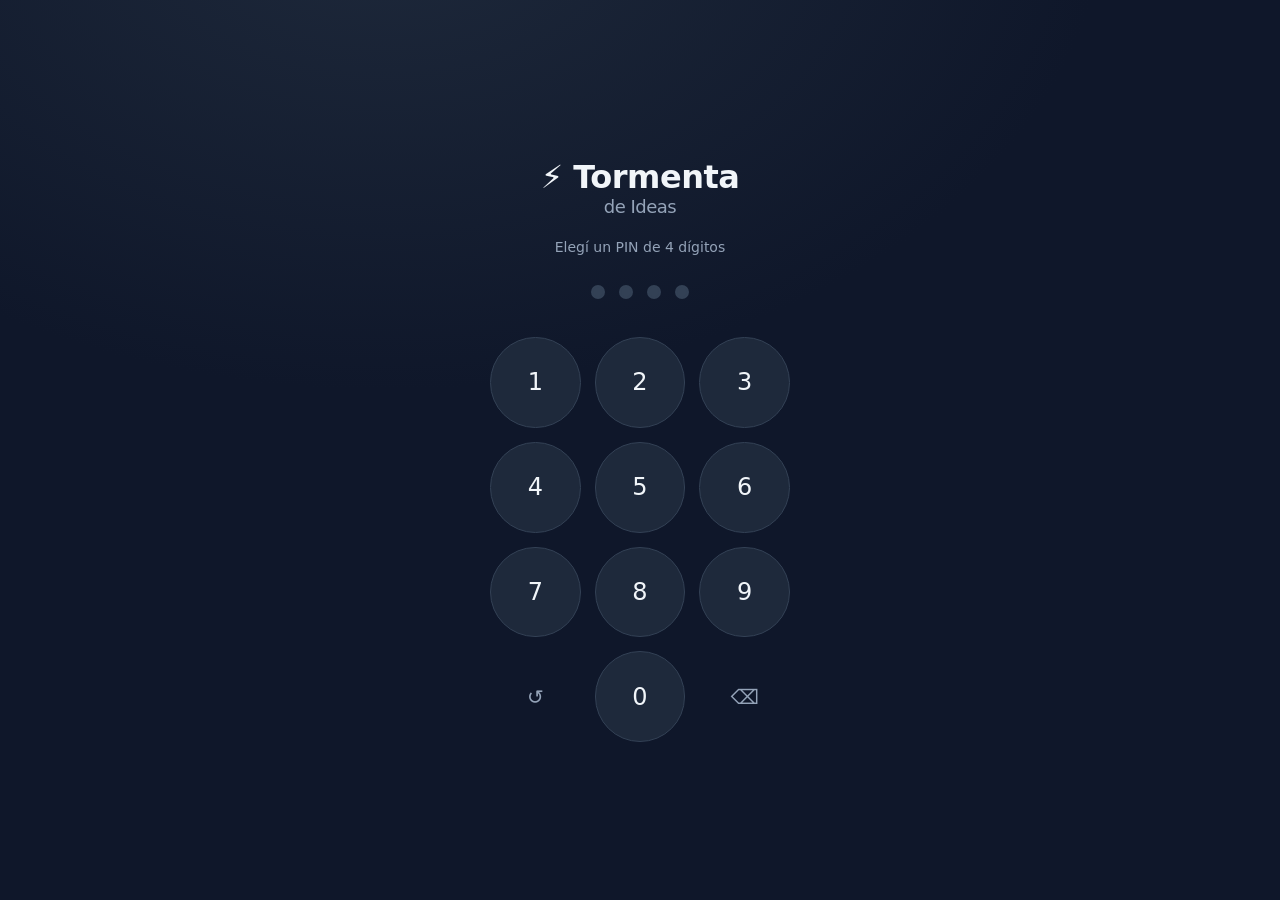
<file: pwa/index.html>
<!DOCTYPE html>
<html lang="es-CL">
<head>
  <meta charset="UTF-8" />
  <meta name="viewport" content="width=device-width, initial-scale=1.0, viewport-fit=cover, user-scalable=no" />
  <title>Tormenta de Ideas</title>

  <!-- PWA -->
  <link rel="manifest" href="./manifest.webmanifest" />
  <meta name="theme-color" content="#0f172a" />
  <meta name="mobile-web-app-capable" content="yes" />
  <meta name="apple-mobile-web-app-capable" content="yes" />
  <meta name="apple-mobile-web-app-status-bar-style" content="black-translucent" />
  <meta name="apple-mobile-web-app-title" content="Tormenta" />
  <link rel="apple-touch-icon" href="./icons/icon-180.png" />

  <link rel="stylesheet" href="./css/app.css" />
</head>
<body>
  <div id="app">

    <!-- Vista PIN -->
    <section id="view-pin" class="view active">
      <div class="pin-wrap">
        <h1 class="brand">⚡ Tormenta<span>de Ideas</span></h1>
        <p class="pin-hint" id="pin-hint">Ingresá tu PIN de 4 dígitos</p>
        <div class="pin-dots">
          <span class="dot"></span><span class="dot"></span><span class="dot"></span><span class="dot"></span>
        </div>
        <div class="pin-pad">
          <button class="pin-key" data-key="1">1</button>
          <button class="pin-key" data-key="2">2</button>
          <button class="pin-key" data-key="3">3</button>
          <button class="pin-key" data-key="4">4</button>
          <button class="pin-key" data-key="5">5</button>
          <button class="pin-key" data-key="6">6</button>
          <button class="pin-key" data-key="7">7</button>
          <button class="pin-key" data-key="8">8</button>
          <button class="pin-key" data-key="9">9</button>
          <button class="pin-key ghost" id="pin-reset" title="Reset">↺</button>
          <button class="pin-key" data-key="0">0</button>
          <button class="pin-key ghost" id="pin-del" title="Borrar">⌫</button>
        </div>
        <p class="ios-hint" id="ios-hint" hidden>
          💡 Tip: en iPhone tocá <b>Compartir</b> ⬆ → <b>Agregar a Inicio</b> para instalarla como app.
        </p>
      </div>
    </section>

    <!-- Vista principal -->
    <section id="view-main" class="view">
      <header class="topbar">
        <h1 class="brand-small">⚡ Tormenta</h1>
        <div class="sync-badge" id="sync-badge" title="Estado de sincronización">●</div>
      </header>

      <main class="main">
        <div class="record-area">
          <button id="btn-record" class="record-btn">
            <span class="record-icon">🎤</span>
            <span class="record-label" id="record-label">Nueva idea</span>
          </button>
          <p class="record-hint" id="record-hint">Mantené presionado o tocá para hablar</p>
          <div class="transcript" id="transcript" hidden></div>
          <div class="transcript-actions" id="transcript-actions" hidden>
            <button class="btn secondary" id="btn-discard">Descartar</button>
            <button class="btn primary" id="btn-confirm">Guardar idea</button>
          </div>
        </div>

        <div class="ideas-section">
          <div class="ideas-header">
            <h2>Ideas capturadas</h2>
            <span class="ideas-count" id="ideas-count">0</span>
          </div>
          <ul class="ideas-list" id="ideas-list">
            <li class="empty-state">Ninguna idea todavía. Tocá el botón grande y contá algo.</li>
          </ul>
        </div>
      </main>
    </section>

    <!-- Modal detalle idea -->
    <div id="modal" class="modal" hidden>
      <div class="modal-panel">
        <div class="modal-head">
          <h3 id="modal-title">Idea</h3>
          <button class="close" id="modal-close">✕</button>
        </div>
        <div class="modal-body" id="modal-body"></div>
      </div>
    </div>

    <!-- Toasts -->
    <div id="toast" class="toast" hidden></div>
  </div>

  <!-- Config: URL de Supabase y anon key. Se rellena por el usuario. -->
  <script>
    window.TORMENTA_CONFIG = {
      SUPABASE_URL:  "https://aspqpyjgzkcvukxezxgz.supabase.co",
      SUPABASE_ANON: "sb_publishable_fBzD7TkOP5Gi50qKnrZvUA_6VbZZdR8",
      APP_VERSION:   "0.1.0"
    };
  </script>

  <script type="module" src="./js/storage.js"></script>
  <script type="module" src="./js/voice.js"></script>
  <script type="module" src="./js/pin.js"></script>
  <script type="module" src="./js/app.js"></script>

  <script>
    if ('serviceWorker' in navigator) {
      window.addEventListener('load', () => {
        navigator.serviceWorker.register('./service-worker.js').catch(err => {
          console.warn('SW register error', err);
        });
      });
    }
  </script>
</body>
</html>
</file>
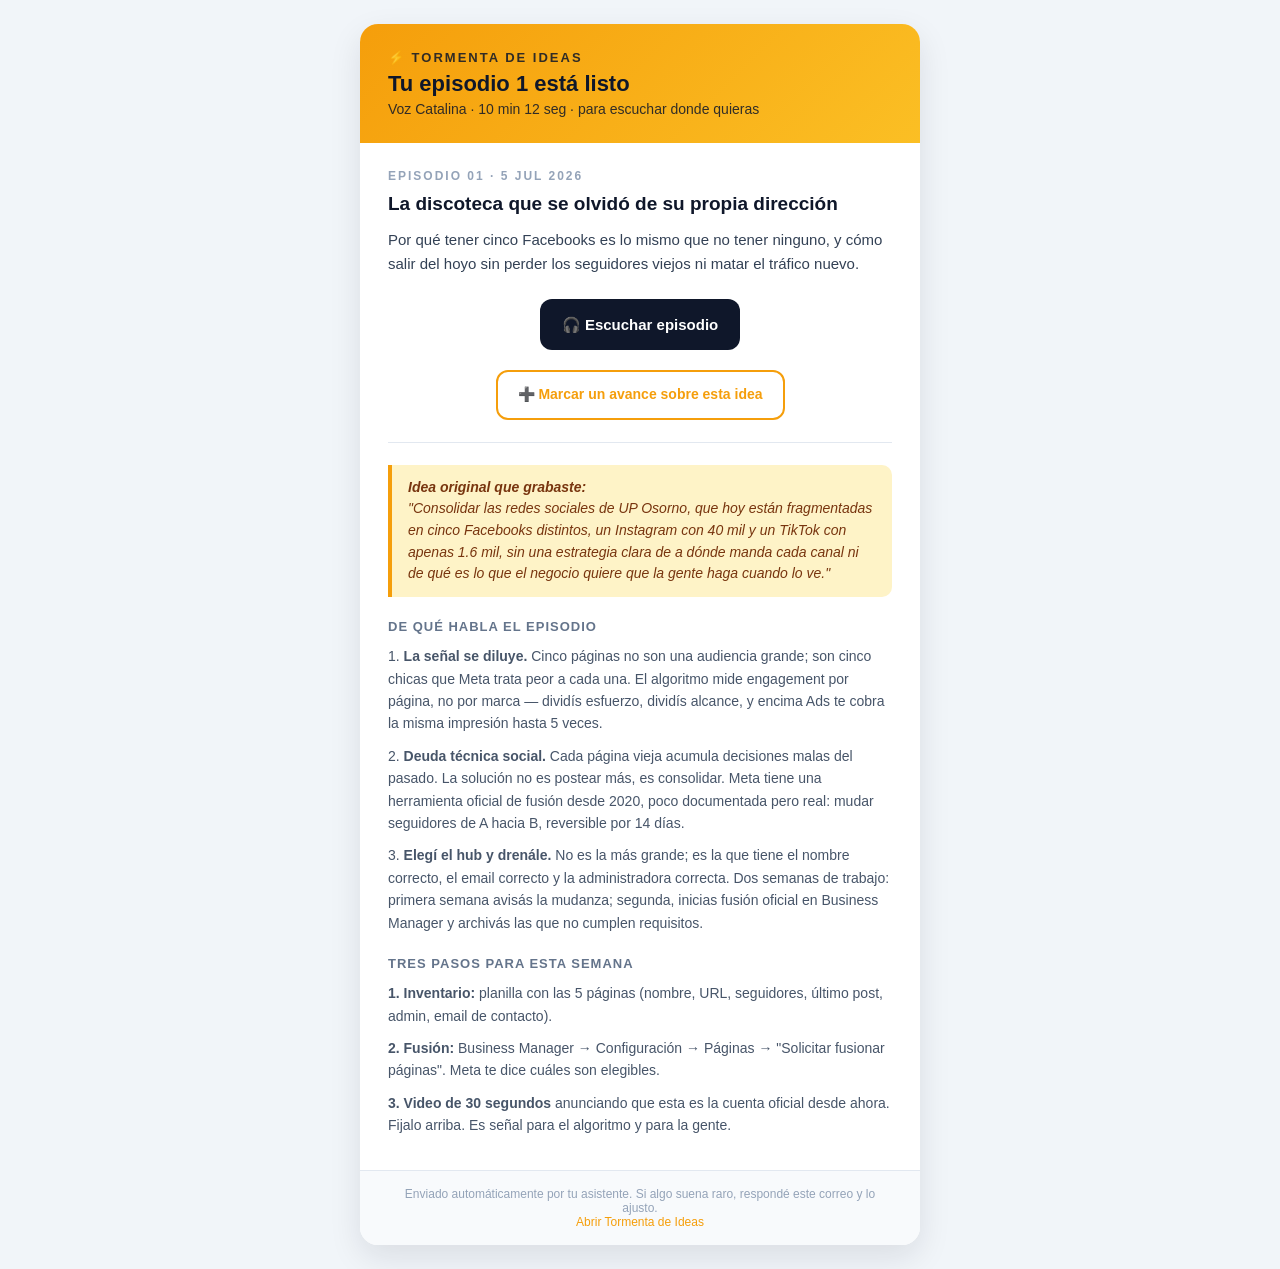
<file: samples/email_notificacion_preview.html>
<!doctype html>
<html lang="es"><head><meta charset="utf-8">
<title>Tormenta de Ideas — nuevo episodio listo</title>
<style>
  body { font-family: -apple-system, BlinkMacSystemFont, "Segoe UI", Arial, sans-serif; background:#f1f5f9; color:#0f172a; margin:0; padding:24px; }
  .card { max-width:560px; margin:0 auto; background:#fff; border-radius:18px; box-shadow:0 12px 32px rgba(15,23,42,.10); overflow:hidden; }
  .hero { background:linear-gradient(135deg,#f59e0b 0%,#fbbf24 100%); color:#0f172a; padding:26px 28px; }
  .hero .brand { font-size:13px; text-transform:uppercase; letter-spacing:2px; font-weight:700; opacity:.85; }
  .hero h1 { margin:6px 0 4px; font-size:22px; }
  .hero p { margin:0; font-size:14px; opacity:.85; }
  .body { padding:24px 28px; line-height:1.55; }
  .episode-num { font-size:12px; color:#94a3b8; letter-spacing:2px; text-transform:uppercase; font-weight:700; }
  h2 { margin:6px 0 12px; font-size:19px; line-height:1.3; color:#0f172a; }
  .summary { color:#334155; font-size:15px; margin:0 0 18px; }
  .cta { display:inline-block; background:#0f172a; color:#fff !important; padding:14px 22px; border-radius:12px; text-decoration:none; font-weight:700; font-size:15px; }
  .cta:hover { background:#1e293b; }
  .cta-secondary { display:inline-block; background:transparent; color:#f59e0b !important; padding:12px 20px; border:2px solid #f59e0b; border-radius:12px; text-decoration:none; font-weight:600; font-size:14px; margin-top:8px; }
  .divider { height:1px; background:#e2e8f0; margin:22px 0; }
  .idea-quote { background:#fef3c7; border-left:4px solid #f59e0b; padding:12px 16px; border-radius:0 10px 10px 0; margin:0 0 20px; font-size:14px; color:#78350f; font-style:italic; }
  .content-title { font-size:13px; text-transform:uppercase; letter-spacing:1px; color:#64748b; font-weight:700; margin:0 0 8px; }
  .content-body { color:#475569; font-size:14px; line-height:1.6; margin:0 0 10px; }
  .footer { padding:16px 28px; background:#f8fafc; border-top:1px solid #e2e8f0; font-size:12px; color:#94a3b8; text-align:center; }
  .footer a { color:#f59e0b; text-decoration:none; }
</style></head>
<body>
  <div class="card">
    <div class="hero">
      <div class="brand">⚡ Tormenta de Ideas</div>
      <h1>Tu episodio 1 está listo</h1>
      <p>Voz Catalina · 10 min 12 seg · para escuchar donde quieras</p>
    </div>

    <div class="body">
      <div class="episode-num">Episodio 01 · 5 jul 2026</div>
      <h2>La discoteca que se olvidó de su propia dirección</h2>
      <p class="summary">
        Por qué tener cinco Facebooks es lo mismo que no tener ninguno, y cómo
        salir del hoyo sin perder los seguidores viejos ni matar el tráfico
        nuevo.
      </p>

      <p style="text-align:center;margin:24px 0 12px;">
        <a class="cta" href="https://aspqpyjgzkcvukxezxgz.supabase.co/storage/v1/object/public/podcasts/1a2b3c/ep-01-6f4d.mp3">
          🎧 Escuchar episodio
        </a>
      </p>
      <p style="text-align:center;margin:0 0 6px;">
        <a class="cta-secondary" href="https://sagonzar.github.io/tormenta-de-ideas/#idea-1a2b3c">
          ➕ Marcar un avance sobre esta idea
        </a>
      </p>

      <div class="divider"></div>

      <div class="idea-quote">
        <b>Idea original que grabaste:</b><br>
        "Consolidar las redes sociales de UP Osorno, que hoy están fragmentadas
        en cinco Facebooks distintos, un Instagram con 40 mil y un TikTok con
        apenas 1.6 mil, sin una estrategia clara de a dónde manda cada canal
        ni de qué es lo que el negocio quiere que la gente haga cuando lo ve."
      </div>

      <p class="content-title">De qué habla el episodio</p>
      <p class="content-body">
        1. <b>La señal se diluye.</b> Cinco páginas no son una audiencia grande;
        son cinco chicas que Meta trata peor a cada una. El algoritmo mide
        engagement por página, no por marca — dividís esfuerzo, dividís
        alcance, y encima Ads te cobra la misma impresión hasta 5 veces.
      </p>
      <p class="content-body">
        2. <b>Deuda técnica social.</b> Cada página vieja acumula decisiones
        malas del pasado. La solución no es postear más, es consolidar. Meta
        tiene una herramienta oficial de fusión desde 2020, poco documentada
        pero real: mudar seguidores de A hacia B, reversible por 14 días.
      </p>
      <p class="content-body">
        3. <b>Elegí el hub y drenále.</b> No es la más grande; es la que tiene
        el nombre correcto, el email correcto y la administradora correcta.
        Dos semanas de trabajo: primera semana avisás la mudanza; segunda,
        inicias fusión oficial en Business Manager y archivás las que no
        cumplen requisitos.
      </p>

      <p class="content-title" style="margin-top:20px;">Tres pasos para esta semana</p>
      <p class="content-body">
        <b>1. Inventario:</b> planilla con las 5 páginas (nombre, URL,
        seguidores, último post, admin, email de contacto).
      </p>
      <p class="content-body">
        <b>2. Fusión:</b> Business Manager → Configuración → Páginas →
        "Solicitar fusionar páginas". Meta te dice cuáles son elegibles.
      </p>
      <p class="content-body">
        <b>3. Video de 30 segundos</b> anunciando que esta es la cuenta oficial
        desde ahora. Fijalo arriba. Es señal para el algoritmo y para la gente.
      </p>
    </div>

    <div class="footer">
      Enviado automáticamente por tu asistente. Si algo suena raro, respondé
      este correo y lo ajusto.<br>
      <a href="https://sagonzar.github.io/tormenta-de-ideas/">Abrir Tormenta de Ideas</a>
    </div>
  </div>
</body></html>
</file>
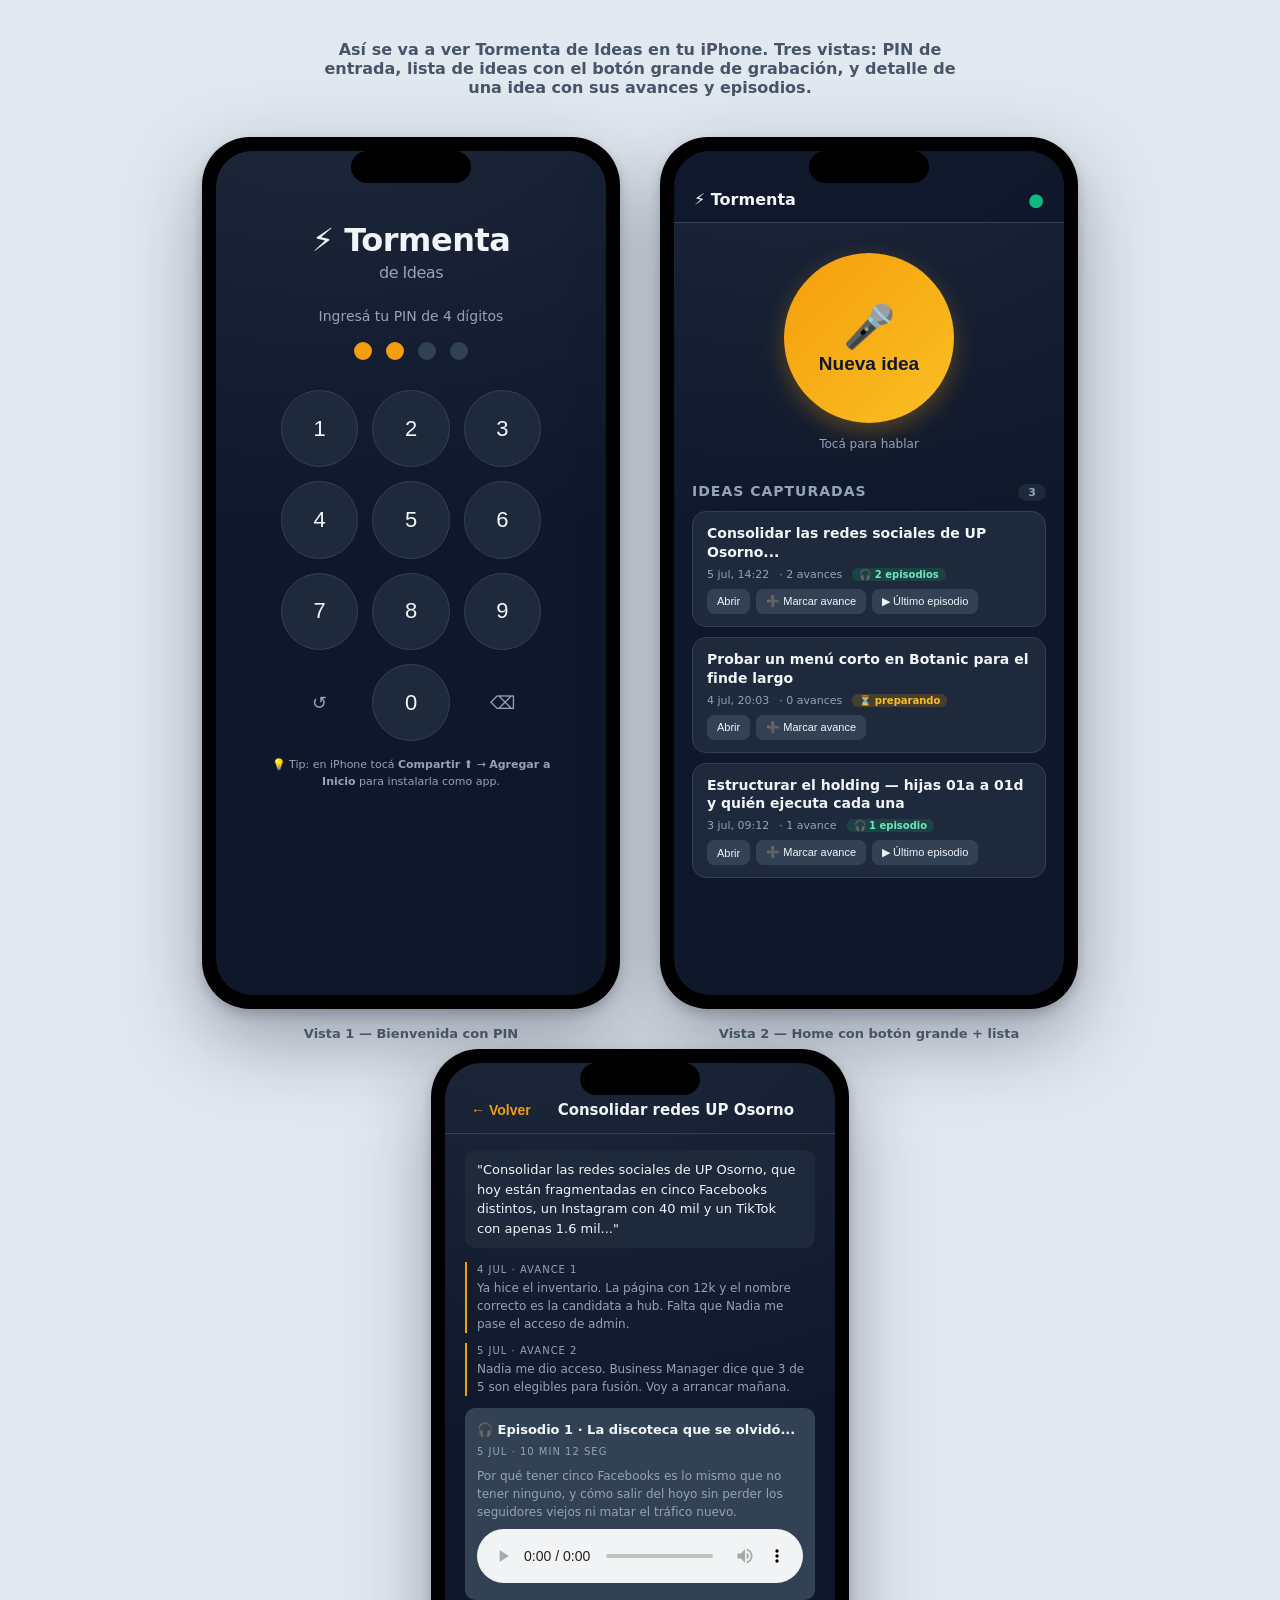
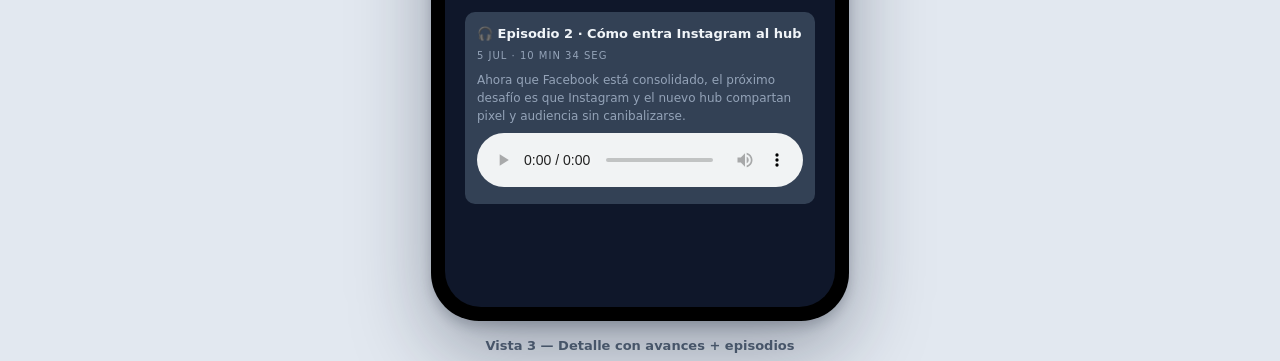
<file: samples/pwa_mockup.html>
<!doctype html>
<html lang="es-CL"><head><meta charset="utf-8">
<title>Preview PWA — Tormenta de Ideas</title>
<style>
  :root {
    --bg:#0f172a; --bg-elev:#1e293b; --bg-elev-2:#334155;
    --fg:#f1f5f9; --muted:#94a3b8; --accent:#f59e0b; --accent-2:#fbbf24;
    --danger:#ef4444; --ok:#10b981; --border:#334155; --radius:14px;
  }
  body {
    margin:0; padding:40px 20px;
    font-family:-apple-system, BlinkMacSystemFont, "Segoe UI", Inter, system-ui, sans-serif;
    background:#e2e8f0;
    color:#0f172a;
    display:flex; flex-direction:column; align-items:center; gap:40px;
  }
  h1.desc { font-size:16px; color:#475569; margin:0; text-align:center; max-width:640px; }
  .phones { display:flex; gap:40px; flex-wrap:wrap; justify-content:center; }
  .phone {
    width:390px; height:844px;
    border-radius:48px; background:#000;
    padding:14px;
    box-shadow: 0 30px 80px rgba(15,23,42,.35), 0 6px 12px rgba(15,23,42,.2);
    position:relative;
  }
  .phone::before {
    content:""; position:absolute; top:14px; left:50%; transform:translateX(-50%);
    width:120px; height:32px; background:#000; border-radius:22px; z-index:5;
  }
  .screen {
    width:100%; height:100%; border-radius:36px; overflow:hidden; background:var(--bg);
    color:var(--fg);
    display:flex; flex-direction:column;
    position:relative;
  }
  .phone-label { position:absolute; bottom:-32px; left:0; width:100%; text-align:center; color:#475569; font-size:13px; font-weight:600; }

  /* ------ pantalla PIN ------ */
  .pin { background: radial-gradient(1200px 800px at 30% -10%, #1e293b 0%, #0f172a 60%); flex:1; padding:40px 30px 30px; text-align:center; }
  .pin .brand { font-size:32px; font-weight:700; letter-spacing:-.5px; margin:30px 0 4px; }
  .pin .brand span { display:block; font-size:16px; color:var(--muted); font-weight:500; margin-top:4px; }
  .pin-hint { color:var(--muted); font-size:14px; margin:26px 0 18px; }
  .pin-dots { display:flex; gap:14px; justify-content:center; margin:0 0 30px; }
  .pin-dots .dot { width:14px; height:14px; border-radius:50%; background:var(--bg-elev-2); border:2px solid var(--border); }
  .pin-dots .dot.filled { background:var(--accent); border-color:var(--accent); }
  .pin-pad { display:grid; grid-template-columns:repeat(3,1fr); gap:14px; max-width:260px; margin:0 auto; }
  .pin-key {
    aspect-ratio:1/1; border:1px solid var(--border); background:var(--bg-elev); color:var(--fg);
    border-radius:50%; font-size:22px; font-weight:500;
    display:flex; align-items:center; justify-content:center;
  }
  .pin-key.ghost { background:transparent; border-color:transparent; color:var(--muted); font-size:18px; }
  .ios-hint { color:var(--muted); font-size:11px; margin:16px 0 0; line-height:1.5; padding:0 10px; }

  /* ------ pantalla principal ------ */
  .main { background: radial-gradient(1200px 800px at 30% -10%, #1e293b 0%, #0f172a 60%); flex:1; display:flex; flex-direction:column; }
  .topbar {
    display:flex; justify-content:space-between; align-items:center;
    padding:38px 20px 12px; border-bottom:1px solid var(--border);
    background:rgba(15,23,42,.85);
  }
  .topbar .brand-small { font-size:16px; font-weight:700; margin:0; }
  .sync-badge { color:var(--ok); font-size:18px; }
  .main-body { padding:24px 18px 18px; overflow:hidden; flex:1; display:flex; flex-direction:column; }

  .record-area { text-align:center; margin:6px 0 20px; }
  .record-btn {
    width:170px; height:170px; border-radius:50%;
    background:linear-gradient(135deg,var(--accent),var(--accent-2));
    color:#0f172a; border:none; box-shadow:0 8px 22px rgba(245,158,11,.3);
    font-size:19px; font-weight:700;
    display:flex; flex-direction:column; align-items:center; justify-content:center;
    margin:0 auto;
  }
  .record-icon { font-size:42px; margin-bottom:2px; }
  .record-hint { color:var(--muted); font-size:12px; margin-top:14px; }

  .ideas-section h2 { font-size:14px; margin:0 0 10px; color:var(--muted); text-transform:uppercase; letter-spacing:1px; font-weight:600; display:flex; justify-content:space-between; align-items:baseline; }
  .ideas-section h2 .count { background:var(--bg-elev); padding:2px 10px; border-radius:10px; font-size:11px; text-transform:none; letter-spacing:0; }
  .ideas-list { display:flex; flex-direction:column; gap:10px; overflow:auto; }

  .idea-card {
    background:var(--bg-elev); border:1px solid var(--border); border-radius:14px; padding:12px 14px;
  }
  .idea-title { font-size:14px; font-weight:600; line-height:1.35; margin:0 0 6px; }
  .idea-meta { color:var(--muted); font-size:11px; display:flex; gap:10px; flex-wrap:wrap; margin-bottom:8px; }
  .idea-badge { padding:1px 7px; border-radius:6px; font-size:10px; font-weight:600; }
  .idea-badge.ready { background:rgba(16,185,129,.18); color:#6ee7b7; }
  .idea-badge.pending { background:rgba(245,158,11,.18); color:var(--accent-2); }
  .idea-actions { display:flex; gap:6px; flex-wrap:wrap; }
  .btn-tiny { padding:5px 9px; font-size:11px; border-radius:7px; border:1px solid var(--border); background:var(--bg-elev-2); color:var(--fg); }

  /* ------ pantalla detalle ------ */
  .modal-view { background: radial-gradient(1200px 800px at 30% -10%, #1e293b 0%, #0f172a 60%); flex:1; display:flex; flex-direction:column; }
  .modal-head {
    padding:38px 20px 14px; display:flex; align-items:center; justify-content:space-between;
    border-bottom:1px solid var(--border);
  }
  .modal-head .back { color:var(--accent); font-size:14px; font-weight:600; background:transparent; border:none; }
  .modal-head h3 { margin:0; font-size:15px; }
  .modal-body { padding:16px 20px; overflow:auto; flex:1; font-size:13px; line-height:1.5; }
  .modal-body .idea-text { color:var(--fg); margin-bottom:14px; padding:10px 12px; background:var(--bg-elev); border-radius:10px; }
  .advance { border-left:2px solid var(--accent); padding-left:10px; margin:10px 0; color:var(--muted); font-size:12px; }
  .advance .a-date { font-size:10px; text-transform:uppercase; letter-spacing:1px; margin-bottom:2px; }
  .episode { background:var(--bg-elev-2); border-radius:10px; padding:12px; margin:12px 0; }
  .episode-title { font-weight:600; font-size:13px; margin:0 0 4px; }
  .episode-date { font-size:10px; color:var(--muted); text-transform:uppercase; letter-spacing:1px; }
  .episode audio { width:100%; margin-top:8px; }
  .episode-summary { color:var(--muted); font-size:12px; margin:8px 0 0; }
</style></head>
<body>
  <h1 class="desc">
    Así se va a ver Tormenta de Ideas en tu iPhone. Tres vistas: PIN de entrada,
    lista de ideas con el botón grande de grabación, y detalle de una idea con
    sus avances y episodios.
  </h1>

  <div class="phones">

    <!-- ============ PANTALLA 1: PIN ============ -->
    <div class="phone">
      <div class="screen">
        <div class="pin">
          <div class="brand">⚡ Tormenta<span>de Ideas</span></div>
          <p class="pin-hint">Ingresá tu PIN de 4 dígitos</p>
          <div class="pin-dots">
            <div class="dot filled"></div>
            <div class="dot filled"></div>
            <div class="dot"></div>
            <div class="dot"></div>
          </div>
          <div class="pin-pad">
            <button class="pin-key">1</button>
            <button class="pin-key">2</button>
            <button class="pin-key">3</button>
            <button class="pin-key">4</button>
            <button class="pin-key">5</button>
            <button class="pin-key">6</button>
            <button class="pin-key">7</button>
            <button class="pin-key">8</button>
            <button class="pin-key">9</button>
            <button class="pin-key ghost">↺</button>
            <button class="pin-key">0</button>
            <button class="pin-key ghost">⌫</button>
          </div>
          <p class="ios-hint">💡 Tip: en iPhone tocá <b>Compartir</b> ⬆ → <b>Agregar a Inicio</b> para instalarla como app.</p>
        </div>
      </div>
      <div class="phone-label">Vista 1 — Bienvenida con PIN</div>
    </div>

    <!-- ============ PANTALLA 2: MAIN ============ -->
    <div class="phone">
      <div class="screen">
        <div class="main">
          <div class="topbar">
            <h1 class="brand-small">⚡ Tormenta</h1>
            <div class="sync-badge" title="Sincronizado">●</div>
          </div>
          <div class="main-body">
            <div class="record-area">
              <button class="record-btn">
                <span class="record-icon">🎤</span>
                <span>Nueva idea</span>
              </button>
              <p class="record-hint">Tocá para hablar</p>
            </div>
            <div class="ideas-section">
              <h2>Ideas capturadas <span class="count">3</span></h2>
              <div class="ideas-list">
                <div class="idea-card">
                  <div class="idea-title">Consolidar las redes sociales de UP Osorno...</div>
                  <div class="idea-meta">
                    <span>5 jul, 14:22</span>
                    <span>· 2 avances</span>
                    <span class="idea-badge ready">🎧 2 episodios</span>
                  </div>
                  <div class="idea-actions">
                    <button class="btn-tiny">Abrir</button>
                    <button class="btn-tiny">➕ Marcar avance</button>
                    <button class="btn-tiny">▶ Último episodio</button>
                  </div>
                </div>
                <div class="idea-card">
                  <div class="idea-title">Probar un menú corto en Botanic para el finde largo</div>
                  <div class="idea-meta">
                    <span>4 jul, 20:03</span>
                    <span>· 0 avances</span>
                    <span class="idea-badge pending">⏳ preparando</span>
                  </div>
                  <div class="idea-actions">
                    <button class="btn-tiny">Abrir</button>
                    <button class="btn-tiny">➕ Marcar avance</button>
                  </div>
                </div>
                <div class="idea-card">
                  <div class="idea-title">Estructurar el holding — hijas 01a a 01d y quién ejecuta cada una</div>
                  <div class="idea-meta">
                    <span>3 jul, 09:12</span>
                    <span>· 1 avance</span>
                    <span class="idea-badge ready">🎧 1 episodio</span>
                  </div>
                  <div class="idea-actions">
                    <button class="btn-tiny">Abrir</button>
                    <button class="btn-tiny">➕ Marcar avance</button>
                    <button class="btn-tiny">▶ Último episodio</button>
                  </div>
                </div>
              </div>
            </div>
          </div>
        </div>
      </div>
      <div class="phone-label">Vista 2 — Home con botón grande + lista</div>
    </div>

    <!-- ============ PANTALLA 3: DETALLE ============ -->
    <div class="phone">
      <div class="screen">
        <div class="modal-view">
          <div class="modal-head">
            <button class="back">← Volver</button>
            <h3>Consolidar redes UP Osorno</h3>
            <div></div>
          </div>
          <div class="modal-body">
            <div class="idea-text">
              "Consolidar las redes sociales de UP Osorno, que hoy están fragmentadas
              en cinco Facebooks distintos, un Instagram con 40 mil y un TikTok con
              apenas 1.6 mil..."
            </div>

            <div class="advance">
              <div class="a-date">4 jul · avance 1</div>
              Ya hice el inventario. La página con 12k y el nombre correcto es la
              candidata a hub. Falta que Nadia me pase el acceso de admin.
            </div>
            <div class="advance">
              <div class="a-date">5 jul · avance 2</div>
              Nadia me dio acceso. Business Manager dice que 3 de 5 son elegibles
              para fusión. Voy a arrancar mañana.
            </div>

            <div class="episode">
              <div class="episode-title">🎧 Episodio 1 · La discoteca que se olvidó...</div>
              <div class="episode-date">5 jul · 10 min 12 seg</div>
              <div class="episode-summary">Por qué tener cinco Facebooks es lo mismo
                que no tener ninguno, y cómo salir del hoyo sin perder los seguidores
                viejos ni matar el tráfico nuevo.</div>
              <audio controls preload="none"></audio>
            </div>

            <div class="episode">
              <div class="episode-title">🎧 Episodio 2 · Cómo entra Instagram al hub</div>
              <div class="episode-date">5 jul · 10 min 34 seg</div>
              <div class="episode-summary">Ahora que Facebook está consolidado,
                el próximo desafío es que Instagram y el nuevo hub compartan pixel
                y audiencia sin canibalizarse.</div>
              <audio controls preload="none"></audio>
            </div>
          </div>
        </div>
      </div>
      <div class="phone-label">Vista 3 — Detalle con avances + episodios</div>
    </div>
  </div>
</body></html>
</file>
<file: pwa/css/app.css>
/* Tormenta de Ideas — estilo oscuro, mobile-first */
:root {
  --bg: #0f172a;
  --bg-elev: #1e293b;
  --bg-elev-2: #334155;
  --fg: #f1f5f9;
  --muted: #94a3b8;
  --accent: #f59e0b;
  --accent-2: #fbbf24;
  --danger: #ef4444;
  --ok: #10b981;
  --border: #334155;
  --radius: 14px;
  --shadow: 0 6px 20px rgba(0,0,0,.35);
}

* { box-sizing: border-box; }
html, body { margin: 0; padding: 0; }

/* CRÍTICO: el atributo HTML hidden debe ganar sobre cualquier display: * de las clases.
   Sin esto, .modal (display:flex) tapa el keypad de PIN aunque el HTML diga hidden. */
[hidden] { display: none !important; }
body {
  font-family: -apple-system, BlinkMacSystemFont, "Segoe UI", Inter, system-ui, sans-serif;
  background: radial-gradient(1200px 800px at 30% -10%, #1e293b 0%, #0f172a 60%);
  color: var(--fg);
  min-height: 100vh;
  min-height: 100dvh;
  -webkit-font-smoothing: antialiased;
  overscroll-behavior-y: contain;
}
button { font-family: inherit; cursor: pointer; }

.view { display: none; min-height: 100dvh; padding: env(safe-area-inset-top) env(safe-area-inset-right) env(safe-area-inset-bottom) env(safe-area-inset-left); }
.view.active { display: block; }

/* ------------- PIN VIEW ------------- */
.pin-wrap {
  max-width: 340px; margin: 0 auto; padding: 40px 20px;
  display: flex; flex-direction: column; align-items: center; gap: 22px;
  min-height: 100dvh; justify-content: center;
}
.brand {
  font-size: 32px; font-weight: 700; letter-spacing: -0.5px; text-align: center; margin: 0;
}
.brand span { display: block; font-size: 18px; color: var(--muted); font-weight: 500; }
.brand-small { font-size: 18px; font-weight: 700; margin: 0; }
.pin-hint { color: var(--muted); margin: 0; font-size: 14px; }
.pin-dots { display: flex; gap: 14px; margin: 8px 0; }
.pin-dots .dot {
  width: 14px; height: 14px; border-radius: 50%;
  background: var(--bg-elev-2); border: 2px solid var(--border);
  transition: background 120ms, transform 120ms;
}
.pin-dots .dot.filled { background: var(--accent); border-color: var(--accent); transform: scale(1.05); }
.pin-dots.shake { animation: shake .35s; }
@keyframes shake {
  0%, 100% { transform: translateX(0); }
  20% { transform: translateX(-8px); }
  40% { transform: translateX(8px); }
  60% { transform: translateX(-6px); }
  80% { transform: translateX(6px); }
}
.pin-pad {
  display: grid; grid-template-columns: repeat(3, 1fr); gap: 14px; width: 100%; max-width: 300px; margin-top: 8px;
  position: relative; z-index: 1000; /* por encima de cualquier overlay accidental */
}
.pin-key { position: relative; z-index: 1001; }
.pin-key {
  aspect-ratio: 1 / 1; border: 1px solid var(--border); background: var(--bg-elev); color: var(--fg);
  border-radius: 50%; font-size: 24px; font-weight: 500; transition: transform 80ms, background 120ms;
}
.pin-key:active { transform: scale(0.95); background: var(--bg-elev-2); }
.pin-key.ghost { background: transparent; border-color: transparent; color: var(--muted); font-size: 20px; }
.ios-hint { color: var(--muted); font-size: 12px; text-align: center; margin-top: 14px; line-height: 1.4; }

/* ------------- MAIN VIEW ------------- */
.topbar {
  display: flex; align-items: center; justify-content: space-between;
  padding: 14px 18px; border-bottom: 1px solid var(--border); background: rgba(15,23,42,.85);
  position: sticky; top: 0; backdrop-filter: blur(10px); z-index: 10;
}
.sync-badge {
  color: var(--muted); font-size: 20px; line-height: 1;
}
.sync-badge.ok { color: var(--ok); }
.sync-badge.pending { color: var(--accent); }
.sync-badge.err { color: var(--danger); }

.main { padding: 24px 18px 100px; }

.record-area { text-align: center; margin: 10px 0 26px; }
.record-btn {
  width: 180px; height: 180px; border-radius: 50%;
  background: linear-gradient(135deg, var(--accent) 0%, var(--accent-2) 100%);
  color: #0f172a; border: none; box-shadow: var(--shadow);
  font-size: 20px; font-weight: 700;
  display: flex; flex-direction: column; align-items: center; justify-content: center; gap: 4px;
  margin: 0 auto; transition: transform 120ms;
  -webkit-user-select: none; user-select: none; -webkit-touch-callout: none;
}
.record-btn:active, .record-btn.recording { transform: scale(0.96); }
.record-btn.recording {
  background: linear-gradient(135deg, var(--danger) 0%, #f97316 100%); color: #fff;
  animation: pulse 1.2s infinite;
}
@keyframes pulse {
  0%, 100% { box-shadow: 0 0 0 0 rgba(239,68,68,.45); }
  50%      { box-shadow: 0 0 0 18px rgba(239,68,68,0); }
}
.record-icon { font-size: 44px; }
.record-hint { color: var(--muted); font-size: 13px; margin-top: 14px; }

.transcript {
  background: var(--bg-elev); border: 1px solid var(--border); border-radius: var(--radius);
  padding: 14px 16px; margin-top: 18px; text-align: left; font-size: 15px; min-height: 60px; white-space: pre-wrap;
}
.transcript.interim { color: var(--muted); font-style: italic; }
.transcript-actions { display: flex; gap: 10px; margin-top: 10px; justify-content: center; }
.btn {
  padding: 12px 20px; border-radius: 12px; font-weight: 600; border: 1px solid transparent; font-size: 15px;
}
.btn.primary  { background: var(--accent); color: #0f172a; }
.btn.secondary { background: transparent; color: var(--muted); border-color: var(--border); }

.ideas-section { margin-top: 8px; }
.ideas-header { display: flex; align-items: baseline; justify-content: space-between; margin-bottom: 10px; }
.ideas-header h2 { font-size: 16px; margin: 0; color: var(--muted); font-weight: 600; text-transform: uppercase; letter-spacing: 1px; }
.ideas-count {
  background: var(--bg-elev); padding: 2px 10px; border-radius: 10px; font-size: 12px; color: var(--muted);
}
.ideas-list { list-style: none; padding: 0; margin: 0; display: flex; flex-direction: column; gap: 10px; }
.ideas-list .empty-state {
  padding: 30px 20px; text-align: center; color: var(--muted); font-size: 14px;
  border: 1px dashed var(--border); border-radius: var(--radius);
}
.idea-card {
  background: var(--bg-elev); border: 1px solid var(--border); border-radius: var(--radius); padding: 14px 16px;
  display: flex; flex-direction: column; gap: 8px;
}
.idea-card .title { font-size: 15px; font-weight: 600; line-height: 1.3; }
.idea-card .meta { color: var(--muted); font-size: 12px; display: flex; gap: 12px; flex-wrap: wrap; }
.idea-card .actions { display: flex; gap: 8px; margin-top: 4px; flex-wrap: wrap; }
.idea-card .badge {
  background: var(--bg-elev-2); padding: 2px 8px; border-radius: 8px; font-size: 11px; color: var(--fg);
}
.idea-card .badge.ready { background: rgba(16,185,129,.2); color: #6ee7b7; }
.idea-card .badge.pending { background: rgba(245,158,11,.2); color: var(--accent-2); }
.idea-card .badge.paused { background: rgba(148,163,184,.25); color: #cbd5e1; }
.idea-card button.link { background: transparent; border: none; color: var(--accent); font-weight: 600; font-size: 13px; padding: 4px 0; }
.idea-card .btn-tiny {
  padding: 6px 10px; font-size: 12px; border-radius: 8px; border: 1px solid var(--border);
  background: var(--bg-elev-2); color: var(--fg);
}
.idea-card .btn-tiny.danger { color: #fca5a5; border-color: rgba(239,68,68,.35); }
.idea-card .btn-tiny.danger-active {
  background: var(--danger); color: #fff; border-color: var(--danger);
  animation: pulse-danger 1.2s infinite;
}
@keyframes pulse-danger {
  0%, 100% { box-shadow: 0 0 0 0 rgba(239,68,68,.5); }
  50%      { box-shadow: 0 0 0 8px rgba(239,68,68,0); }
}

/* Modal */
.modal {
  position: fixed; inset: 0; background: rgba(0,0,0,.55); z-index: 100;
  display: flex; align-items: flex-end; justify-content: center; padding: 20px;
}
.modal-panel {
  width: 100%; max-width: 520px; background: var(--bg-elev); border-radius: 16px 16px 0 0;
  padding: 18px 18px 28px; max-height: 85dvh; overflow-y: auto; box-shadow: var(--shadow);
}
.modal-head { display: flex; align-items: center; justify-content: space-between; margin-bottom: 10px; }
.modal-head h3 { margin: 0; font-size: 17px; }
.modal-head .close { background: transparent; border: none; color: var(--muted); font-size: 20px; }
.modal-body { font-size: 14px; color: var(--fg); line-height: 1.5; }
.modal-body .advance {
  border-left: 2px solid var(--accent); padding-left: 12px; margin: 12px 0; color: var(--muted);
}
.modal-body .episode {
  background: var(--bg-elev-2); border-radius: 10px; padding: 10px 12px; margin: 10px 0;
}
.modal-body audio { width: 100%; margin-top: 8px; }

.modal-del {
  background: transparent; border: none; color: var(--muted); font-size: 15px;
  padding: 4px 8px; border-radius: 8px; cursor: pointer; align-self: flex-start;
}
.modal-del:hover, .modal-del.danger-active {
  background: rgba(239,68,68,.18); color: #fca5a5;
}

.modal-danger-zone {
  margin-top: 22px; padding-top: 16px; border-top: 1px dashed var(--border);
  display: flex; flex-direction: column; align-items: center; gap: 6px;
}
.btn.danger-big {
  background: transparent; color: #fca5a5; border: 1px solid rgba(239,68,68,.35);
  padding: 12px 18px; border-radius: 12px; font-weight: 600; font-size: 14px;
}
.btn.danger-big.danger-active {
  background: var(--danger); color: #fff; border-color: var(--danger);
  animation: pulse-danger 1.2s infinite;
}
.modal-danger-hint { color: var(--muted); font-size: 11px; margin: 0; text-align: center; }

/* Toast */
.toast {
  position: fixed; left: 50%; transform: translateX(-50%); bottom: 30px; z-index: 200;
  background: var(--bg-elev-2); color: var(--fg); padding: 10px 18px; border-radius: 24px; font-size: 14px;
  box-shadow: var(--shadow); border: 1px solid var(--border);
}

@media (min-width: 640px) {
  .main { max-width: 620px; margin: 0 auto; }
}
</file>
